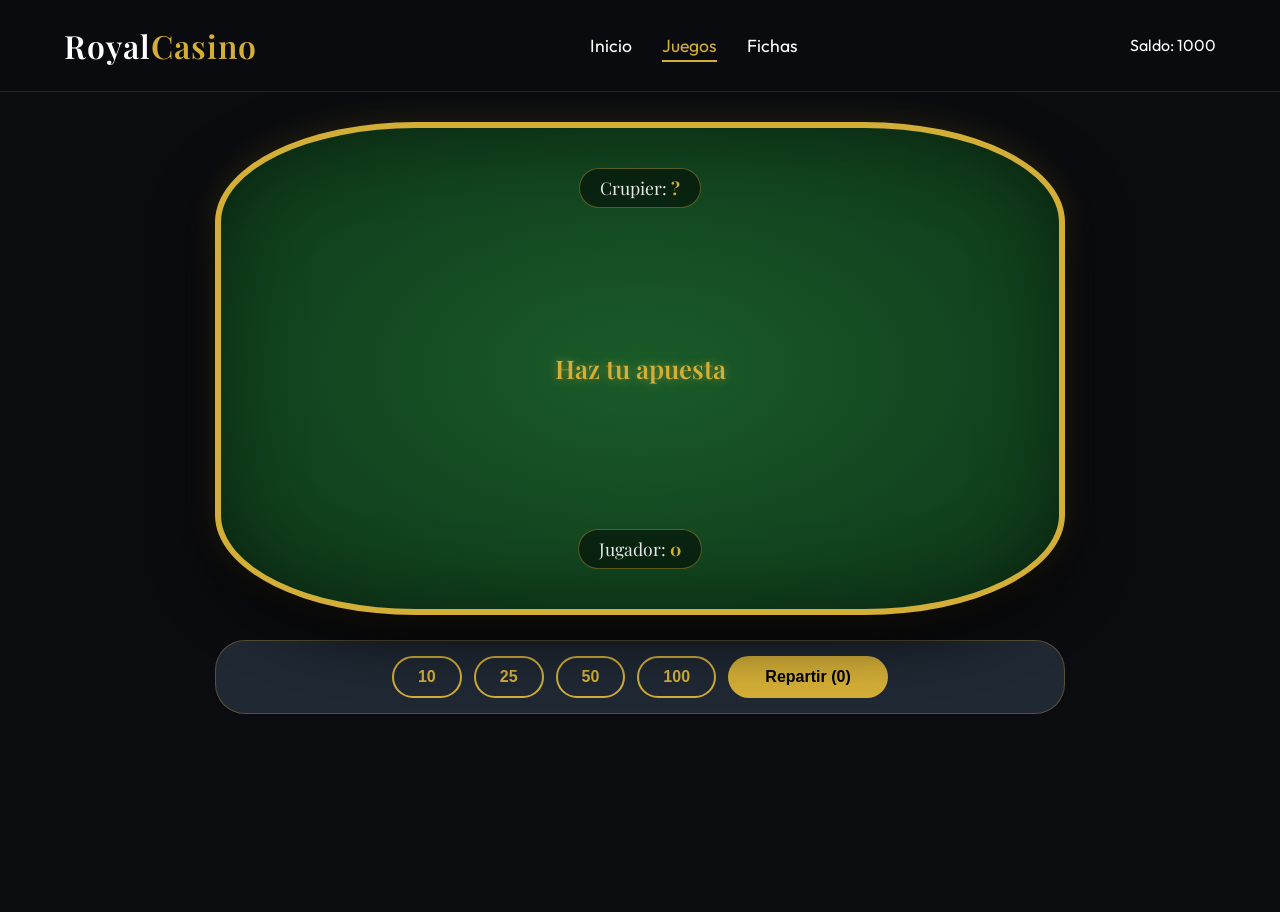
<file: frontend/blackjack.html>
<!DOCTYPE html>
<html lang="es">
<head>
    <meta charset="UTF-8">
    <meta name="viewport" content="width=device-width, initial-scale=1.0">
    <title>Blackjack - Royal Casino</title>
    <link rel="stylesheet" href="css/style.css">
    <link rel="stylesheet" href="css/blackjack.css">
    <link href="https://fonts.googleapis.com/css2?family=Outfit:wght@300;400;600;800&family=Playfair+Display:ital,wght@0,600;1,600&display=swap" rel="stylesheet">
</head>
<body>
    <header class="navbar">
        <div class="logo">
            <a href="index.html"><h1>Royal<span>Casino</span></h1></a>
        </div>
        <nav>
            <ul>
                <li><a href="index.html">Inicio</a></li>
                <li><a href="juego.html" class="active">Juegos</a></li>
                <li><a href="tienda.html">Fichas</a></li>
            </ul>
        </nav>
        <div class="user-actions">
            <div class="balance-display">Saldo: <span id="player-balance">1000</span></div>
        </div>
    </header>

    <main class="game-container">
        <div class="blackjack-table">
            <!-- Zona del Crupier -->
            <div class="dealer-zone">
                <div class="score-display">Crupier: <span id="dealer-score">?</span></div>
                <div class="cards-container" id="dealer-cards">
                    <!-- Las cartas se generan aquí -->
                </div>
            </div>

            <!-- Centro de la Mesa (Mensajes) -->
            <div class="table-center">
                <h2 id="game-message">Haz tu apuesta</h2>
            </div>

            <!-- Zona del Jugador -->
            <div class="player-zone">
                <div class="cards-container" id="player-cards">
                    <!-- Las cartas se generan aquí -->
                </div>
                <div class="score-display">Jugador: <span id="player-score">0</span></div>
            </div>
        </div>

        <!-- Panel de Controles -->
        <div class="controls-panel">
            <!-- Controles de Apuesta (Visibles antes de jugar) -->
            <div id="betting-controls" class="control-group">
                <button class="btn btn-secondary bet-btn" data-bet="10">10</button>
                <button class="btn btn-secondary bet-btn" data-bet="25">25</button>
                <button class="btn btn-secondary bet-btn" data-bet="50">50</button>
                <button class="btn btn-secondary bet-btn" data-bet="100">100</button>
                <button id="btn-deal" class="btn btn-primary" disabled>Repartir (<span id="current-bet">0</span>)</button>
            </div>

            <!-- Controles de Acción (Visibles durante la partida) -->
            <div id="action-controls" class="control-group hidden">
                <button id="btn-hit" class="btn btn-secondary">Pedir (Hit)</button>
                <button id="btn-stand" class="btn btn-primary">Plantarse (Stand)</button>
            </div>
            
            <!-- Controles de Fin de Partida -->
            <div id="end-controls" class="control-group hidden">
                <button id="btn-new-game" class="btn btn-primary">Nueva Partida</button>
            </div>
        </div>
    </main>

    <script src="js/blackjack.js"></script>
</body>
</html>
</file>
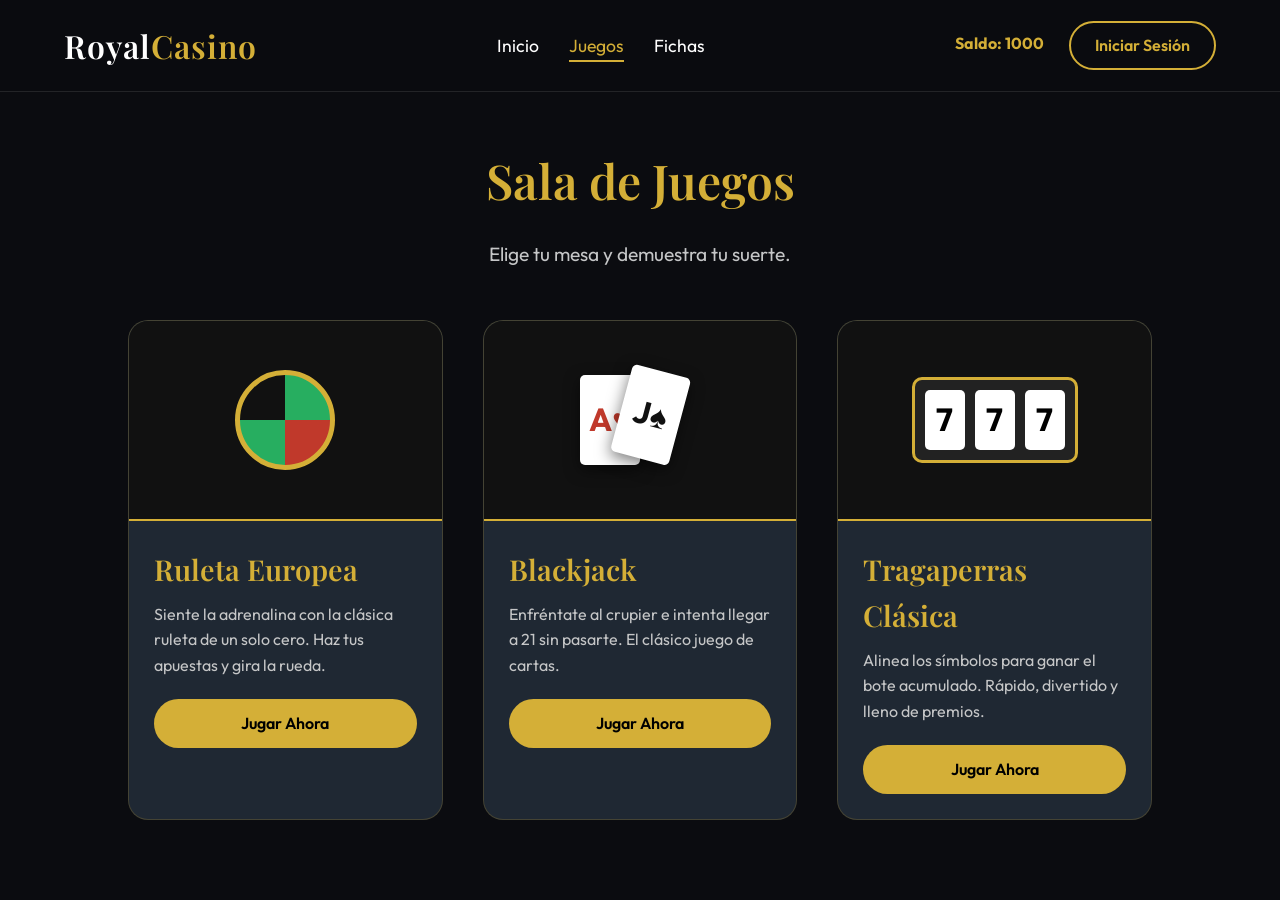
<file: frontend/juego.html>
<!DOCTYPE html>
<html lang="es">
<head>
    <meta charset="UTF-8">
    <meta name="viewport" content="width=device-width, initial-scale=1.0">
    <title>Juegos - Royal Casino</title>
    <link rel="stylesheet" href="css/style.css">
    <link href="https://fonts.googleapis.com/css2?family=Outfit:wght@300;400;600;800&family=Playfair+Display:ital,wght@0,600;1,600&display=swap" rel="stylesheet">
    <style>
        .games-lobby {
            padding: 50px 10%;
            text-align: center;
        }
        .lobby-title {
            font-size: 3rem;
            margin-bottom: 20px;
            color: var(--primary-color);
        }
        .lobby-subtitle {
            font-size: 1.2rem;
            color: var(--text-muted);
            margin-bottom: 50px;
        }
        .games-grid {
            display: grid;
            grid-template-columns: repeat(auto-fit, minmax(300px, 1fr));
            gap: 40px;
            justify-items: center;
        }
        .game-card {
            background: var(--surface-color);
            border-radius: 20px;
            overflow: hidden;
            width: 100%;
            max-width: 350px;
            transition: transform var(--transition-speed), box-shadow var(--transition-speed);
            border: 1px solid rgba(212, 175, 55, 0.2);
            text-decoration: none;
            color: var(--text-main);
            display: block;
        }
        .game-card:hover {
            transform: translateY(-10px);
            box-shadow: 0 15px 30px rgba(0,0,0,0.5), 0 0 20px rgba(212, 175, 55, 0.3);
        }
        .game-image {
            height: 200px;
            background: #111;
            display: flex;
            align-items: center;
            justify-content: center;
            font-size: 4rem;
            border-bottom: 2px solid var(--primary-color);
            position: relative;
        }
        /* Iconos CSS temporales para los juegos */
        .icon-roulette {
            width: 100px;
            height: 100px;
            border-radius: 50%;
            background: conic-gradient(#27ae60 0 25%, #c0392b 25% 50%, #27ae60 50% 75%, #111 75% 100%);
            border: 5px solid #d4af37;
        }
        .icon-cards {
            display: flex;
            gap: -10px;
        }
        .card {
            width: 60px;
            height: 90px;
            background: white;
            border-radius: 5px;
            display: flex;
            align-items: center;
            justify-content: center;
            color: #c0392b;
            font-size: 2rem;
            font-weight: bold;
            box-shadow: 0 5px 15px rgba(0,0,0,0.5);
        }
        .card:nth-child(2) {
            transform: rotate(15deg) translateX(-20px);
            color: #111;
            z-index: 2;
        }
        .icon-slots {
            display: flex;
            gap: 10px;
            background: #222;
            padding: 10px;
            border-radius: 10px;
            border: 3px solid #d4af37;
        }
        .slot-reel {
            width: 40px;
            height: 60px;
            background: white;
            color: black;
            display: flex;
            align-items: center;
            justify-content: center;
            font-size: 2rem;
            font-weight: bold;
            border-radius: 5px;
        }

        .game-info {
            padding: 25px;
            text-align: left;
        }
        .game-info h3 {
            font-size: 1.8rem;
            margin-bottom: 10px;
            color: var(--primary-color);
        }
        .game-info p {
            color: var(--text-muted);
            margin-bottom: 20px;
        }
        .play-btn {
            display: block;
            width: 100%;
            text-align: center;
        }

        .coming-soon {
            position: absolute;
            top: 15px;
            right: -35px;
            background: #e74c3c;
            color: white;
            padding: 5px 40px;
            transform: rotate(45deg);
            font-size: 0.8rem;
            font-weight: bold;
            z-index: 10;
        }
        .card-disabled {
            pointer-events: none;
            opacity: 0.8;
        }
        .card-disabled .play-btn {
            background-color: transparent;
            border-color: #555;
            color: #555;
        }
    </style>
</head>
<body>
    <header class="navbar">
        <div class="logo">
            <a href="index.html"><h1>Royal<span>Casino</span></h1></a>
        </div>
        <nav>
            <ul>
                <li><a href="index.html">Inicio</a></li>
                <li><a href="juego.html" class="active">Juegos</a></li>
                <li><a href="tienda.html">Fichas</a></li>
            </ul>
        </nav>
        <div class="user-actions">
            <div class="balance-display" style="color: var(--primary-color); font-weight: bold; padding: 10px;">
                Saldo: <span id="lobby-balance">1000</span>
            </div>
            <a href="login.html" class="btn btn-secondary">Iniciar Sesión</a>
        </div>
    </header>

    <main class="games-lobby">
        <h2 class="lobby-title">Sala de Juegos</h2>
        <p class="lobby-subtitle">Elige tu mesa y demuestra tu suerte.</p>

        <div class="games-grid">
            <!-- Tarjeta Ruleta -->
            <a href="ruleta.html" class="game-card">
                <div class="game-image">
                    <div class="icon-roulette"></div>
                </div>
                <div class="game-info">
                    <h3>Ruleta Europea</h3>
                    <p>Siente la adrenalina con la clásica ruleta de un solo cero. Haz tus apuestas y gira la rueda.</p>
                    <span class="btn btn-primary play-btn">Jugar Ahora</span>
                </div>
            </a>

            <!-- Tarjeta Blackjack -->
            <a href="blackjack.html" class="game-card">
                <div class="game-image">
                    <div class="icon-cards">
                        <div class="card">A♥</div>
                        <div class="card">J♠</div>
                    </div>
                </div>
                <div class="game-info">
                    <h3>Blackjack</h3>
                    <p>Enfréntate al crupier e intenta llegar a 21 sin pasarte. El clásico juego de cartas.</p>
                    <span class="btn btn-primary play-btn">Jugar Ahora</span>
                </div>
            </a>

            <!-- Tarjeta Tragaperras -->
            <a href="slots.html" class="game-card">
                <div class="game-image">
                    <div class="icon-slots">
                        <div class="slot-reel">7</div>
                        <div class="slot-reel">7</div>
                        <div class="slot-reel">7</div>
                    </div>
                </div>
                <div class="game-info">
                    <h3>Tragaperras Clásica</h3>
                    <p>Alinea los símbolos para ganar el bote acumulado. Rápido, divertido y lleno de premios.</p>
                    <span class="btn btn-primary play-btn">Jugar Ahora</span>
                </div>
            </a>
        </div>
    </main>

    <script>
        // Sincronizar saldo en el lobby
        document.addEventListener('DOMContentLoaded', () => {
            const balanceElement = document.getElementById('lobby-balance');
            const savedBalance = localStorage.getItem('casino_balance');
            if (savedBalance) {
                balanceElement.textContent = savedBalance;
            }
        });
    </script>
</body>
</html>
</file>
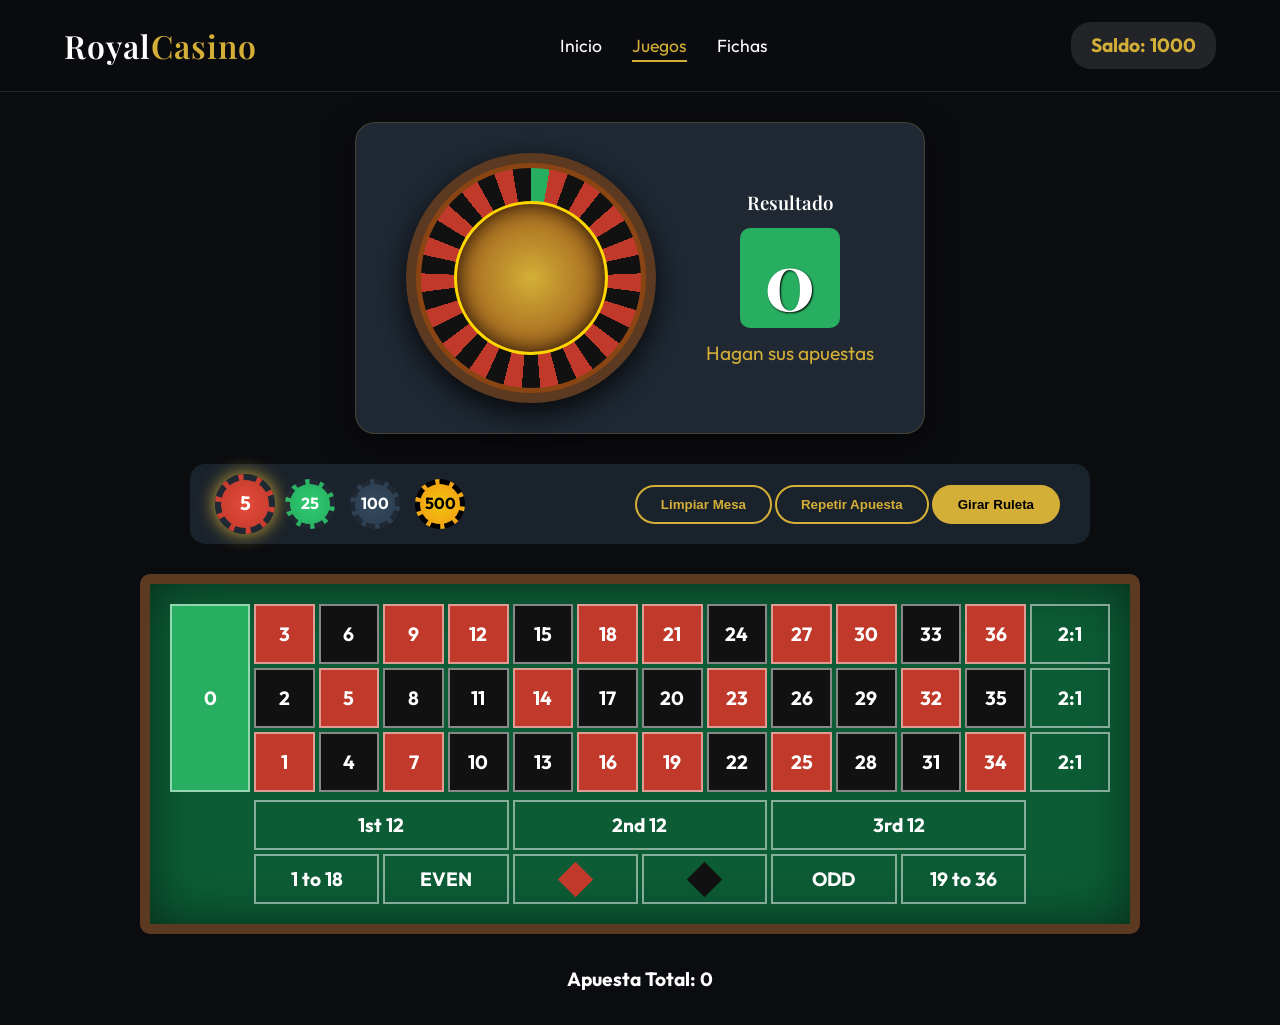
<file: frontend/ruleta.html>
<!DOCTYPE html>
<html lang="es">
<head>
    <meta charset="UTF-8">
    <meta name="viewport" content="width=device-width, initial-scale=1.0">
    <title>Ruleta Europea - Royal Casino</title>
    <link rel="stylesheet" href="css/style.css">
    <link rel="stylesheet" href="css/roulette.css">
    <link href="https://fonts.googleapis.com/css2?family=Outfit:wght@300;400;600;800&family=Playfair+Display:ital,wght@0,600;1,600&display=swap" rel="stylesheet">
</head>
<body>
    <header class="navbar">
        <div class="logo">
            <a href="index.html"><h1>Royal<span>Casino</span></h1></a>
        </div>
        <nav>
            <ul>
                <li><a href="index.html">Inicio</a></li>
                <li><a href="juego.html" class="active">Juegos</a></li>
                <li><a href="tienda.html">Fichas</a></li>
            </ul>
        </nav>
        <div class="user-actions">
            <div class="balance-display">Saldo: <span id="player-balance">1000</span></div>
        </div>
    </header>

    <main class="game-container">
        <!-- Visualización de la Ruleta y el Resultado -->
        <div class="roulette-display">
            <div class="wheel-container">
                <div id="wheel" class="wheel"></div>
                <div class="ball"></div>
            </div>
            <div class="result-display">
                <h3>Resultado</h3>
                <div id="last-result" class="result-number green">0</div>
                <p id="game-message">Hagan sus apuestas</p>
            </div>
        </div>

        <!-- Panel de Control y Fichas -->
        <div class="controls-panel">
            <div class="chip-selector">
                <div class="bet-chip active" data-value="5">5</div>
                <div class="bet-chip" data-value="25">25</div>
                <div class="bet-chip" data-value="100">100</div>
                <div class="bet-chip" data-value="500">500</div>
            </div>
            <div class="action-buttons">
                <button id="btn-clear" class="btn btn-secondary">Limpiar Mesa</button>
                <button id="btn-repeat" class="btn btn-secondary">Repetir Apuesta</button>
                <button id="btn-spin" class="btn btn-primary">Girar Ruleta</button>
            </div>
        </div>

        <!-- Tablero de Apuestas -->
        <div class="betting-board">
            <div class="board-inner">
                <!-- El número 0 -->
                <div class="bet-spot spot-0 green" data-bet="0">0</div>
                
                <!-- Números del 1 al 36 (Generados por JS o hardcodeados para layout) -->
                <div class="numbers-grid" id="numbers-grid">
                    <!-- Fila 3: 3, 6, 9... -->
                    <!-- Fila 2: 2, 5, 8... -->
                    <!-- Fila 1: 1, 4, 7... -->
                </div>
                
                <!-- Apuestas de 2 a 1 (Columnas) -->
                <div class="column-bets">
                    <div class="bet-spot col-bet" data-bet="col3">2:1</div>
                    <div class="bet-spot col-bet" data-bet="col2">2:1</div>
                    <div class="bet-spot col-bet" data-bet="col1">2:1</div>
                </div>

                <!-- Apuestas Externas (Docenas y Suertes sencillas) -->
                <div class="outside-bets">
                    <div class="dozens">
                        <div class="bet-spot dozen" data-bet="1st12">1st 12</div>
                        <div class="bet-spot dozen" data-bet="2nd12">2nd 12</div>
                        <div class="bet-spot dozen" data-bet="3rd12">3rd 12</div>
                    </div>
                    <div class="halves">
                        <div class="bet-spot half" data-bet="1to18">1 to 18</div>
                        <div class="bet-spot half" data-bet="even">EVEN</div>
                        <div class="bet-spot half red-diamond" data-bet="red"><div class="diamond red"></div></div>
                        <div class="bet-spot half black-diamond" data-bet="black"><div class="diamond black"></div></div>
                        <div class="bet-spot half" data-bet="odd">ODD</div>
                        <div class="bet-spot half" data-bet="19to36">19 to 36</div>
                    </div>
                </div>
            </div>
        </div>
        <div id="current-bet-info">Apuesta Total: <span id="total-bet-amount">0</span></div>
    </main>

    <script src="js/roulette.js"></script>
</body>
</html>
</file>
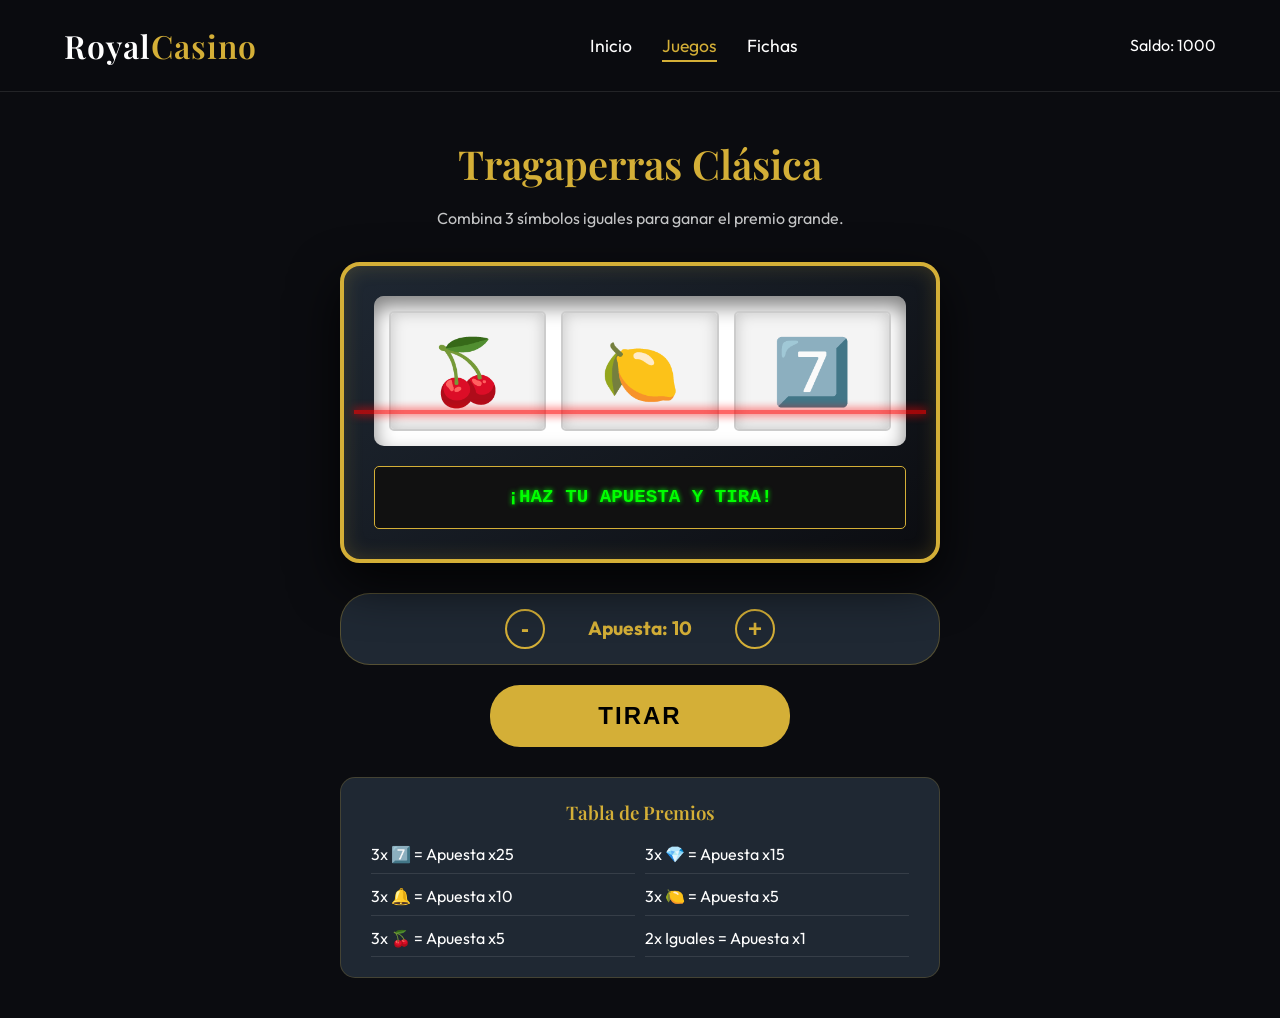
<file: frontend/slots.html>
<!DOCTYPE html>
<html lang="es">
<head>
    <meta charset="UTF-8">
    <meta name="viewport" content="width=device-width, initial-scale=1.0">
    <title>Tragaperras Clásica - Royal Casino</title>
    <link rel="stylesheet" href="css/style.css">
    <link rel="stylesheet" href="css/slots.css">
    <link href="https://fonts.googleapis.com/css2?family=Outfit:wght@300;400;600;800&family=Playfair+Display:ital,wght@0,600;1,600&display=swap" rel="stylesheet">
</head>
<body>
    <header class="navbar">
        <div class="logo">
            <a href="index.html"><h1>Royal<span>Casino</span></h1></a>
        </div>
        <nav>
            <ul>
                <li><a href="index.html">Inicio</a></li>
                <li><a href="juego.html" class="active">Juegos</a></li>
                <li><a href="tienda.html">Fichas</a></li>
            </ul>
        </nav>
        <div class="user-actions">
            <div class="balance-display">Saldo: <span id="player-balance">1000</span></div>
        </div>
    </header>

    <main class="game-container">
        <div class="slots-header">
            <h2>Tragaperras Clásica</h2>
            <p>Combina 3 símbolos iguales para ganar el premio grande.</p>
        </div>

        <div class="slot-machine">
            <div class="payline"></div>
            <div class="reels-container">
                <div class="reel" id="reel1">
                    <div class="symbol">🍒</div>
                </div>
                <div class="reel" id="reel2">
                    <div class="symbol">🍋</div>
                </div>
                <div class="reel" id="reel3">
                    <div class="symbol">7️⃣</div>
                </div>
            </div>
            <div class="machine-message">
                <p id="game-message">¡Haz tu apuesta y tira!</p>
            </div>
        </div>

        <div class="controls-panel">
            <div class="bet-controls">
                <button id="btn-bet-minus" class="btn btn-secondary bet-btn">-</button>
                <div class="current-bet">Apuesta: <span id="bet-amount">10</span></div>
                <button id="btn-bet-plus" class="btn btn-secondary bet-btn">+</button>
            </div>
            <div class="action-buttons">
                <button id="btn-spin" class="btn btn-primary btn-large">TIRAR</button>
            </div>
        </div>
        
        <div class="payout-table">
            <h3>Tabla de Premios</h3>
            <ul>
                <li>3x 7️⃣ = Apuesta x25</li>
                <li>3x 💎 = Apuesta x15</li>
                <li>3x 🔔 = Apuesta x10</li>
                <li>3x 🍋 = Apuesta x5</li>
                <li>3x 🍒 = Apuesta x5</li>
                <li>2x Iguales = Apuesta x1</li>
            </ul>
        </div>
    </main>

    <script src="js/slots.js"></script>
</body>
</html>
</file>
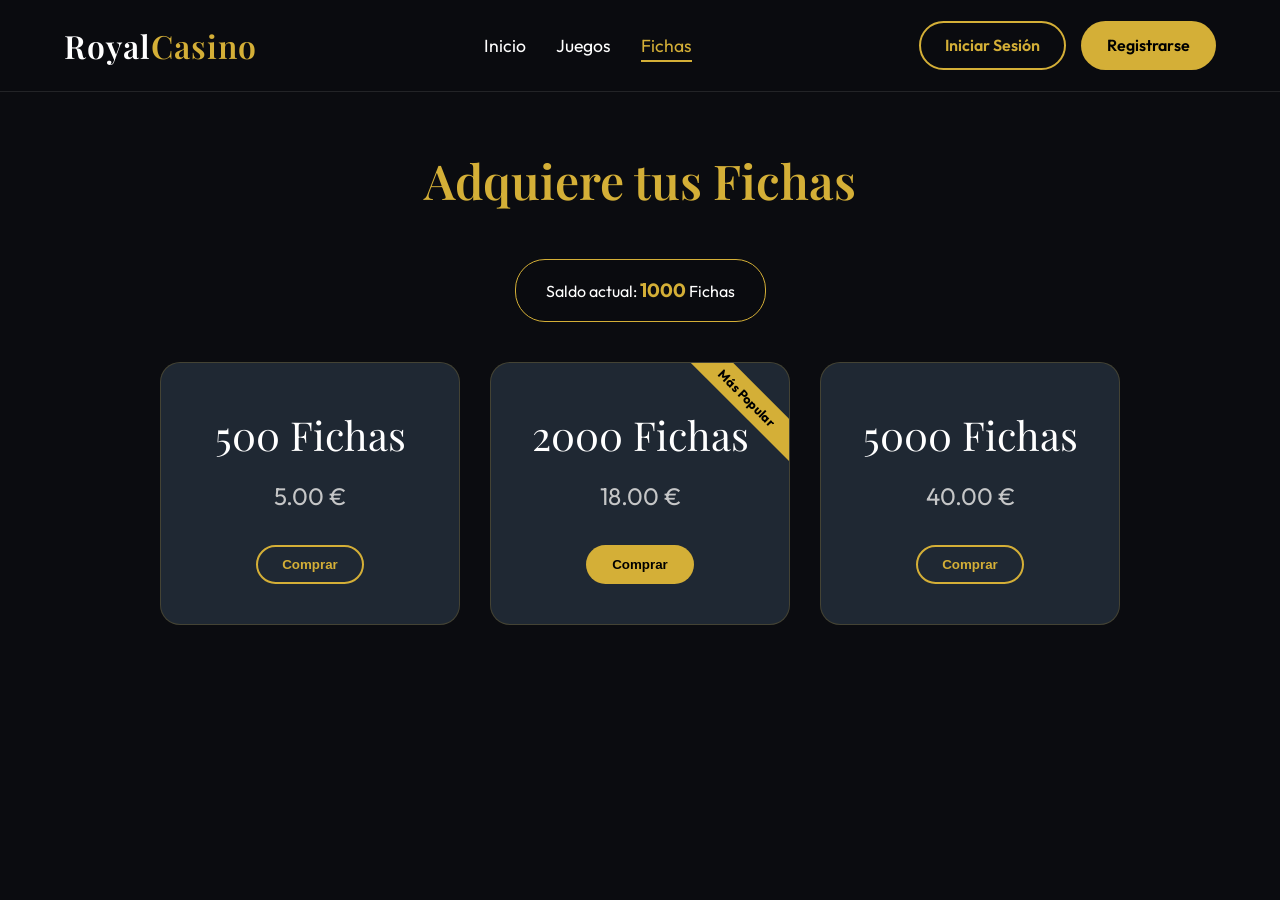
<file: frontend/tienda.html>
<!DOCTYPE html>
<html lang="es">
<head>
    <meta charset="UTF-8">
    <meta name="viewport" content="width=device-width, initial-scale=1.0">
    <title>Tienda de Fichas - Royal Casino</title>
    <link rel="stylesheet" href="css/style.css">
    <link href="https://fonts.googleapis.com/css2?family=Outfit:wght@300;400;600;800&family=Playfair+Display:ital,wght@0,600;1,600&display=swap" rel="stylesheet">
    <style>
        .shop-container {
            padding: 50px 10%;
            text-align: center;
        }
        .shop-title {
            font-size: 3rem;
            margin-bottom: 40px;
            color: var(--primary-color);
        }
        .packages {
            display: flex;
            justify-content: center;
            gap: 30px;
            flex-wrap: wrap;
        }
        .package-card {
            background: var(--surface-color);
            padding: 40px 30px;
            border-radius: 20px;
            width: 300px;
            transition: transform var(--transition-speed), box-shadow var(--transition-speed);
            border: 1px solid rgba(212, 175, 55, 0.2);
            position: relative;
            overflow: hidden;
        }
        .package-card:hover {
            transform: translateY(-10px);
            box-shadow: 0 15px 30px rgba(0,0,0,0.5), 0 0 20px rgba(212, 175, 55, 0.2);
        }
        .package-card.popular::before {
            content: 'Más Popular';
            position: absolute;
            top: 20px;
            right: -35px;
            background: var(--primary-color);
            color: #000;
            padding: 5px 40px;
            transform: rotate(45deg);
            font-size: 0.8rem;
            font-weight: bold;
        }
        .package-chips {
            font-size: 2.5rem;
            font-family: var(--font-heading);
            color: white;
            margin-bottom: 10px;
        }
        .package-price {
            font-size: 1.5rem;
            color: var(--text-muted);
            margin-bottom: 30px;
        }
        .balance-box {
            background: rgba(11, 12, 16, 0.8);
            display: inline-block;
            padding: 15px 30px;
            border-radius: 30px;
            margin-bottom: 40px;
            border: 1px solid var(--primary-color);
        }
        .balance-box span {
            font-weight: bold;
            color: var(--primary-color);
            font-size: 1.2rem;
        }
    </style>
</head>
<body>
    <header class="navbar">
        <div class="logo">
            <a href="index.html"><h1>Royal<span>Casino</span></h1></a>
        </div>
        <nav>
            <ul>
                <li><a href="index.html">Inicio</a></li>
                <li><a href="juego.html">Juegos</a></li>
                <li><a href="tienda.html" class="active">Fichas</a></li>
            </ul>
        </nav>
        <div class="user-actions">
            <a href="login.html" class="btn btn-secondary">Iniciar Sesión</a>
            <a href="registro.html" class="btn btn-primary">Registrarse</a>
        </div>
    </header>

    <main class="shop-container">
        <h2 class="shop-title">Adquiere tus Fichas</h2>
        
        <div class="balance-box">
            Saldo actual: <span id="current-balance">1000</span> Fichas
        </div>

        <div class="packages">
            <div class="package-card">
                <div class="package-chips">500 Fichas</div>
                <div class="package-price">5.00 €</div>
                <button class="btn btn-secondary" onclick="comprarFichas(500)">Comprar</button>
            </div>
            
            <div class="package-card popular">
                <div class="package-chips">2000 Fichas</div>
                <div class="package-price">18.00 €</div>
                <button class="btn btn-primary" onclick="comprarFichas(2000)">Comprar</button>
            </div>
            
            <div class="package-card">
                <div class="package-chips">5000 Fichas</div>
                <div class="package-price">40.00 €</div>
                <button class="btn btn-secondary" onclick="comprarFichas(5000)">Comprar</button>
            </div>
        </div>
    </main>

    <script src="js/tienda.js"></script>
</body>
</html>
</file>
<file: frontend/css/style.css>
:root {
    --bg-color: #0b0c10;
    --surface-color: #1f2833;
    --primary-color: #d4af37; /* Gold */
    --primary-hover: #f1c40f;
    --secondary-color: #45a29e; /* Teal */
    --text-main: #ffffff;
    --text-muted: #c5c6c7;
    --font-heading: 'Playfair Display', serif;
    --font-body: 'Outfit', sans-serif;
    --transition-speed: 0.3s;
}

* {
    margin: 0;
    padding: 0;
    box-sizing: border-box;
}

body {
    background-color: var(--bg-color);
    color: var(--text-main);
    font-family: var(--font-body);
    line-height: 1.6;
    overflow-x: hidden;
}

/* Typography */
h1, h2, h3, h4 {
    font-family: var(--font-heading);
    font-weight: 600;
}

a {
    text-decoration: none;
    color: inherit;
    transition: color var(--transition-speed);
}

/* Buttons */
.btn {
    display: inline-block;
    padding: 10px 24px;
    border-radius: 30px;
    font-weight: 600;
    text-align: center;
    cursor: pointer;
    transition: all var(--transition-speed);
    border: 2px solid transparent;
}

.btn-large {
    padding: 15px 32px;
    font-size: 1.1rem;
}

.btn-primary {
    background-color: var(--primary-color);
    color: #000;
}

.btn-primary:hover {
    background-color: var(--primary-hover);
    box-shadow: 0 0 15px rgba(212, 175, 55, 0.5);
    transform: translateY(-2px);
}

.btn-secondary {
    background-color: transparent;
    border-color: var(--primary-color);
    color: var(--primary-color);
}

.btn-secondary:hover {
    background-color: rgba(212, 175, 55, 0.1);
    box-shadow: 0 0 15px rgba(212, 175, 55, 0.3);
    transform: translateY(-2px);
}

/* Navigation */
.navbar {
    display: flex;
    justify-content: space-between;
    align-items: center;
    padding: 20px 5%;
    background-color: rgba(11, 12, 16, 0.95);
    backdrop-filter: blur(10px);
    position: sticky;
    top: 0;
    z-index: 100;
    border-bottom: 1px solid rgba(255,255,255,0.1);
}

.logo h1 {
    font-size: 2rem;
    color: var(--text-main);
    letter-spacing: 1px;
}

.logo h1 span {
    color: var(--primary-color);
}

nav ul {
    list-style: none;
    display: flex;
    gap: 30px;
}

nav a {
    font-size: 1.1rem;
    position: relative;
}

nav a:hover, nav a.active {
    color: var(--primary-color);
}

nav a::after {
    content: '';
    position: absolute;
    width: 0;
    height: 2px;
    bottom: -5px;
    left: 0;
    background-color: var(--primary-color);
    transition: width var(--transition-speed);
}

nav a:hover::after, nav a.active::after {
    width: 100%;
}

.user-actions {
    display: flex;
    gap: 15px;
}

/* Hero Section */
.hero {
    display: flex;
    align-items: center;
    justify-content: space-between;
    min-height: 80vh;
    padding: 0 10%;
    background: radial-gradient(circle at top right, rgba(31, 40, 51, 0.8), var(--bg-color));
}

.hero-content {
    flex: 1;
    max-width: 600px;
}

.hero .title {
    font-size: 4rem;
    line-height: 1.1;
    margin-bottom: 20px;
    background: linear-gradient(45deg, #fff, var(--primary-color));
    -webkit-background-clip: text;
    -webkit-text-fill-color: transparent;
}

.hero .subtitle {
    font-size: 1.2rem;
    color: var(--text-muted);
    margin-bottom: 40px;
}

.hero-buttons {
    display: flex;
    gap: 20px;
}

/* Animations */
.hero-image {
    flex: 1;
    position: relative;
    height: 400px;
    display: flex;
    justify-content: center;
    align-items: center;
}

.chip {
    width: 100px;
    height: 100px;
    border-radius: 50%;
    position: absolute;
    border: 10px dashed var(--bg-color);
    box-shadow: 0 10px 30px rgba(0,0,0,0.5), inset 0 0 20px rgba(255,255,255,0.2);
    animation: float 6s ease-in-out infinite;
}

.chip-1 {
    background: radial-gradient(circle, #e74c3c, #c0392b);
    top: 20%;
    left: 20%;
    animation-delay: 0s;
}

.chip-2 {
    background: radial-gradient(circle, var(--primary-color), #b8860b);
    width: 130px;
    height: 130px;
    z-index: 2;
    animation-delay: 1.5s;
}

.chip-3 {
    background: radial-gradient(circle, #3498db, #2980b9);
    bottom: 20%;
    right: 20%;
    animation-delay: 3s;
}

@keyframes float {
    0% { transform: translateY(0) rotate(0deg); }
    50% { transform: translateY(-20px) rotate(10deg); }
    100% { transform: translateY(0) rotate(0deg); }
}

/* Responsive */
@media (max-width: 768px) {
    .navbar {
        flex-direction: column;
        gap: 20px;
    }
    
    .hero {
        flex-direction: column;
        text-align: center;
        padding-top: 40px;
    }
    
    .hero-content {
        margin-bottom: 40px;
    }
    
    .hero-buttons {
        justify-content: center;
    }
}
</file>
<file: frontend/css/blackjack.css>
/* Estilos para Blackjack */

.game-container {
    padding: 30px 5%;
    display: flex;
    flex-direction: column;
    align-items: center;
    gap: 25px;
    min-height: calc(100vh - 80px);
}

/* Mesa de Blackjack */
.blackjack-table {
    background: radial-gradient(ellipse at center, #1a5c2a, #0d3518);
    border: 6px solid var(--primary-color);
    border-radius: 200px / 100px;
    padding: 40px 60px;
    width: 100%;
    max-width: 850px;
    min-height: 450px;
    display: flex;
    flex-direction: column;
    justify-content: space-between;
    box-shadow: 0 20px 60px rgba(0,0,0,0.8), inset 0 0 80px rgba(0,0,0,0.4), 0 0 30px rgba(212, 175, 55, 0.2);
    position: relative;
}

/* Zonas de Cartas */
.dealer-zone, .player-zone {
    display: flex;
    flex-direction: column;
    align-items: center;
    gap: 10px;
}

.score-display {
    font-family: var(--font-heading);
    font-size: 1.1rem;
    color: rgba(255, 255, 255, 0.9);
    background: rgba(0, 0, 0, 0.5);
    padding: 5px 20px;
    border-radius: 20px;
    border: 1px solid rgba(212, 175, 55, 0.4);
}

.score-display span {
    color: var(--primary-color);
    font-weight: bold;
}

.cards-container {
    display: flex;
    gap: 10px;
    min-height: 120px;
    align-items: center;
    justify-content: center;
    flex-wrap: wrap;
}

/* Centro de la mesa */
.table-center {
    text-align: center;
    padding: 10px;
}

.table-center h2 {
    font-size: 1.6rem;
    color: var(--primary-color);
    text-shadow: 0 0 10px rgba(212, 175, 55, 0.5);
    transition: all 0.3s ease;
}

/* Cartas */
.playing-card {
    width: 80px;
    height: 115px;
    border-radius: 8px;
    display: flex;
    flex-direction: column;
    align-items: center;
    justify-content: center;
    font-size: 1.1rem;
    font-weight: bold;
    box-shadow: 0 4px 15px rgba(0,0,0,0.6);
    position: relative;
    animation: deal-card 0.4s ease-out;
    transition: transform 0.2s;
}

.playing-card:hover {
    transform: translateY(-5px);
}

.card-front {
    background: linear-gradient(145deg, #ffffff, #f0f0f0);
    border: 2px solid #ccc;
}

.card-back {
    background: repeating-linear-gradient(
        45deg,
        #1a3a8a,
        #1a3a8a 5px,
        #1e4296 5px,
        #1e4296 10px
    );
    border: 3px solid var(--primary-color);
}

.card-back::after {
    content: '♠';
    font-size: 2rem;
    color: var(--primary-color);
    text-shadow: 0 0 5px rgba(212, 175, 55, 0.5);
}

/* Colores de los palos */
.card-red {
    color: #c0392b;
}

.card-black {
    color: #1a1a2e;
}

/* Layout de la carta */
.card-corner {
    position: absolute;
    top: 5px;
    left: 7px;
    font-size: 0.8rem;
    line-height: 1;
    text-align: center;
}

.card-corner-bottom {
    position: absolute;
    bottom: 5px;
    right: 7px;
    font-size: 0.8rem;
    line-height: 1;
    text-align: center;
    transform: rotate(180deg);
}

.card-center {
    font-size: 2.5rem;
}

/* Animación de reparto */
@keyframes deal-card {
    from {
        opacity: 0;
        transform: translateY(-80px) rotate(-10deg) scale(0.5);
    }
    to {
        opacity: 1;
        transform: translateY(0) rotate(0deg) scale(1);
    }
}

/* Animación de carta al descubrirla */
@keyframes flip-card {
    0% { transform: scaleX(1); }
    50% { transform: scaleX(0); }
    100% { transform: scaleX(1); }
}

.card-flip {
    animation: flip-card 0.5s ease-in-out;
}

/* Panel de Controles */
.controls-panel {
    display: flex;
    justify-content: center;
    width: 100%;
    max-width: 850px;
}

.control-group {
    display: flex;
    gap: 12px;
    align-items: center;
    justify-content: center;
    flex-wrap: wrap;
    background: var(--surface-color);
    padding: 15px 25px;
    border-radius: 30px;
    border: 1px solid rgba(212, 175, 55, 0.3);
    width: 100%;
}

.hidden {
    display: none !important;
}

/* Botones de apuesta */
.bet-btn {
    min-width: 55px;
    font-size: 1rem;
}

.bet-btn.selected {
    background-color: var(--primary-color);
    color: #000;
    box-shadow: 0 0 10px rgba(212, 175, 55, 0.5);
}

#btn-deal {
    min-width: 160px;
    font-size: 1rem;
}

#btn-hit, #btn-stand {
    min-width: 140px;
    font-size: 1.1rem;
    padding: 12px 28px;
}

#btn-new-game {
    min-width: 200px;
    font-size: 1.1rem;
    padding: 12px 28px;
}

/* Mensajes de resultado */
.msg-win {
    color: #2ecc71 !important;
    text-shadow: 0 0 15px rgba(46, 204, 113, 0.5) !important;
}

.msg-lose {
    color: #e74c3c !important;
    text-shadow: 0 0 15px rgba(231, 76, 60, 0.5) !important;
}

.msg-push {
    color: #f39c12 !important;
    text-shadow: 0 0 15px rgba(243, 156, 18, 0.5) !important;
}

.msg-blackjack {
    color: var(--primary-color) !important;
    text-shadow: 0 0 20px rgba(212, 175, 55, 0.8) !important;
    font-size: 2.2rem !important;
}

/* Win glow sobre la mesa */
.table-win {
    animation: table-glow 1s infinite alternate;
}

@keyframes table-glow {
    from { box-shadow: 0 20px 60px rgba(0,0,0,0.8), inset 0 0 80px rgba(0,0,0,0.4), 0 0 30px rgba(212, 175, 55, 0.2); }
    to { box-shadow: 0 20px 60px rgba(0,0,0,0.8), inset 0 0 80px rgba(0,0,0,0.4), 0 0 50px rgba(46, 204, 113, 0.5); }
}

/* Responsive */
@media (max-width: 700px) {
    .blackjack-table {
        border-radius: 30px;
        padding: 25px 20px;
        min-height: 380px;
    }

    .playing-card {
        width: 60px;
        height: 90px;
    }

    .card-center {
        font-size: 1.8rem;
    }

    .card-corner, .card-corner-bottom {
        font-size: 0.65rem;
    }

    .table-center h2 {
        font-size: 1.2rem;
    }
}
</file>
<file: frontend/css/roulette.css>
/* Estilos específicos para la Ruleta */

.game-container {
    padding: 30px 5%;
    display: flex;
    flex-direction: column;
    align-items: center;
    gap: 30px;
}

.balance-display {
    font-size: 1.2rem;
    font-weight: bold;
    color: var(--primary-color);
    background: rgba(255,255,255,0.1);
    padding: 8px 20px;
    border-radius: 20px;
}

/* Ruleta Visual */
.roulette-display {
    display: flex;
    align-items: center;
    gap: 50px;
    background: var(--surface-color);
    padding: 30px 50px;
    border-radius: 20px;
    box-shadow: 0 10px 30px rgba(0,0,0,0.5);
    border: 1px solid rgba(212, 175, 55, 0.2);
}

.wheel-container {
    width: 250px;
    height: 250px;
    border-radius: 50%;
    position: relative;
    background-color: #8B4513;
    border: 10px solid #5c3a21;
    box-shadow: 0 10px 30px rgba(0,0,0,0.8);
    overflow: hidden;
    padding: 5px;
}

.wheel {
    width: 100%;
    height: 100%;
    border-radius: 50%;
    transition: transform 3s cubic-bezier(0.25, 0.1, 0.25, 1);
    position: relative;
}

.wheel-inner {
    width: 70%;
    height: 70%;
    background: radial-gradient(circle, #d4af37, #8B4513);
    border-radius: 50%;
    position: absolute;
    top: 15%;
    left: 15%;
    border: 3px solid #ffd700;
    box-shadow: inset 0 0 20px rgba(0,0,0,0.8);
}

/* Simplificaremos la ruleta visual usando una animación CSS */
@keyframes spin {
    from { transform: rotate(0deg); }
    to { transform: rotate(3600deg); } /* 10 vueltas */
}

.wheel.spinning {
    animation: spin 4s cubic-bezier(0.2, 0.8, 0.2, 1) forwards;
}

.result-display {
    text-align: center;
}

.result-number {
    font-size: 5rem;
    font-weight: bold;
    font-family: var(--font-heading);
    width: 100px;
    height: 100px;
    line-height: 100px;
    border-radius: 10px;
    margin: 10px auto;
    color: white;
    text-shadow: 1px 1px 2px black;
}

.result-number.red { background-color: #c0392b; }
.result-number.black { background-color: #111; }
.result-number.green { background-color: #27ae60; }

#game-message {
    color: var(--primary-color);
    font-size: 1.2rem;
    height: 30px;
}

/* Controles de Fichas */
.controls-panel {
    display: flex;
    justify-content: space-between;
    align-items: center;
    width: 100%;
    max-width: 900px;
    background: rgba(31, 40, 51, 0.8);
    padding: 15px 30px;
    border-radius: 15px;
}

.chip-selector {
    display: flex;
    gap: 15px;
}

.bet-chip {
    width: 50px;
    height: 50px;
    border-radius: 50%;
    background: radial-gradient(circle, #fff, #ddd);
    color: #000;
    font-weight: bold;
    display: flex;
    align-items: center;
    justify-content: center;
    cursor: pointer;
    border: 5px dashed var(--surface-color);
    transition: transform 0.2s;
    user-select: none;
}

.bet-chip[data-value="5"] { background: radial-gradient(circle, #e74c3c, #c0392b); color: white; }
.bet-chip[data-value="25"] { background: radial-gradient(circle, #2ecc71, #27ae60); color: white; }
.bet-chip[data-value="100"] { background: radial-gradient(circle, #34495e, #2c3e50); color: white; }
.bet-chip[data-value="500"] { background: radial-gradient(circle, #f1c40f, #f39c12); color: black; border-color: black; }

.bet-chip.active {
    transform: scale(1.2);
    box-shadow: 0 0 15px var(--primary-color);
}

/* Tablero de Apuestas */
.betting-board {
    background-color: #0c5c36; /* Verde tapete clásico */
    padding: 20px;
    border-radius: 10px;
    border: 10px solid #5c3a21; /* Borde de madera */
    box-shadow: inset 0 0 50px rgba(0,0,0,0.5);
    width: 100%;
    max-width: 1000px;
    user-select: none;
}

.board-inner {
    display: grid;
    grid-template-columns: 80px 1fr 80px;
    grid-template-rows: auto auto;
    gap: 4px;
}

.spot-0 {
    grid-column: 1;
    grid-row: 1 / span 1;
    display: flex;
    align-items: center;
    justify-content: center;
    border: 2px solid white;
    font-size: 2rem;
    font-weight: bold;
    color: white;
    cursor: pointer;
    background-color: transparent;
    position: relative;
}

.spot-0:hover { background-color: rgba(255,255,255,0.2); }

.numbers-grid {
    grid-column: 2;
    grid-row: 1;
    display: grid;
    grid-template-columns: repeat(12, 1fr);
    grid-template-rows: repeat(3, 60px);
    gap: 4px;
    position: relative;
}

.bet-spot {
    border: 2px solid rgba(255,255,255,0.5);
    display: flex;
    align-items: center;
    justify-content: center;
    font-weight: bold;
    color: white;
    cursor: pointer;
    font-size: 1.2rem;
    position: relative;
}

.bet-spot:hover {
    background-color: rgba(255,255,255,0.2);
}

.complex-bet-spot {
    position: absolute;
    width: 20px;
    height: 20px;
    border-radius: 50%;
    background-color: transparent;
    border: none;
    z-index: 5;
    cursor: pointer;
}

.complex-bet-spot:hover {
    background-color: rgba(255, 255, 255, 0.4);
    box-shadow: 0 0 10px rgba(255, 255, 255, 0.8);
}

.bet-spot.red { background-color: #c0392b; }
.bet-spot.black { background-color: #111; }
.bet-spot.green { background-color: #27ae60; }

.column-bets {
    grid-column: 3;
    grid-row: 1;
    display: grid;
    grid-template-rows: repeat(3, 60px);
    gap: 4px;
}

.outside-bets {
    grid-column: 2;
    grid-row: 2;
    margin-top: 4px;
    display: flex;
    flex-direction: column;
    gap: 4px;
}

.dozens {
    display: grid;
    grid-template-columns: repeat(3, 1fr);
    height: 50px;
    gap: 4px;
}

.halves {
    display: grid;
    grid-template-columns: repeat(6, 1fr);
    height: 50px;
    gap: 4px;
}

.diamond {
    width: 25px;
    height: 25px;
    transform: rotate(45deg);
}

.diamond.red { background-color: #c0392b; }
.diamond.black { background-color: #111; }

/* Fichas colocadas en el tablero */
.placed-chip {
    position: absolute;
    width: 30px;
    height: 30px;
    border-radius: 50%;
    display: flex;
    align-items: center;
    justify-content: center;
    font-size: 0.7rem;
    font-weight: bold;
    z-index: 10;
    pointer-events: none; /* Para no bloquear clics */
    box-shadow: 2px 2px 5px rgba(0,0,0,0.5);
    border: 2px dashed #333;
}

/* Colores de fichas en el tablero basados en valor */
.chip-val-5 { background: #e74c3c; color: white; }
.chip-val-25 { background: #2ecc71; color: white; }
.chip-val-100 { background: #34495e; color: white; }
.chip-val-500 { background: #f1c40f; color: black; border-color: black; }

#current-bet-info {
    font-size: 1.2rem;
    font-weight: bold;
    color: white;
}
</file>
<file: frontend/css/slots.css>
/* Estilos para Tragaperras Clásica */

.game-container {
    padding: 40px 5%;
    display: flex;
    flex-direction: column;
    align-items: center;
    gap: 30px;
}

.slots-header {
    text-align: center;
}

.slots-header h2 {
    font-size: 2.5rem;
    color: var(--primary-color);
    margin-bottom: 10px;
}

.slots-header p {
    color: var(--text-muted);
}

/* La Máquina */
.slot-machine {
    background: linear-gradient(145deg, #1f2833, #0b0c10);
    border: 4px solid var(--primary-color);
    border-radius: 20px;
    padding: 30px;
    box-shadow: 0 20px 50px rgba(0,0,0,0.8), inset 0 0 20px rgba(212, 175, 55, 0.2);
    position: relative;
    max-width: 600px;
    width: 100%;
}

.payline {
    position: absolute;
    top: 50%;
    left: 10px;
    right: 10px;
    height: 4px;
    background: rgba(255, 0, 0, 0.6);
    box-shadow: 0 0 10px red;
    z-index: 10;
    transform: translateY(-50%);
    pointer-events: none;
}

.reels-container {
    display: flex;
    justify-content: space-between;
    gap: 15px;
    background: #fff;
    padding: 15px;
    border-radius: 10px;
    box-shadow: inset 0 10px 20px rgba(0,0,0,0.5);
    height: 150px;
    overflow: hidden;
}

.reel {
    flex: 1;
    background: #f4f4f4;
    border: 2px solid #ccc;
    border-radius: 5px;
    display: flex;
    flex-direction: column;
    align-items: center;
    justify-content: center;
    font-size: 4rem;
    position: relative;
    box-shadow: inset 0 0 15px rgba(0,0,0,0.2);
}

.symbol {
    display: flex;
    align-items: center;
    justify-content: center;
    height: 100px;
    width: 100px;
    /* transition is applied dynamically via JS for spinning */
}

.spinning .symbol {
    animation: spin-blur 0.1s linear infinite;
}

@keyframes spin-blur {
    0% { transform: translateY(-50px); filter: blur(2px); opacity: 0.5; }
    50% { transform: translateY(0px); filter: blur(4px); opacity: 1; }
    100% { transform: translateY(50px); filter: blur(2px); opacity: 0.5; }
}

/* Win Animation */
.win-animation {
    animation: pulse-gold 1s infinite alternate;
}

@keyframes pulse-gold {
    from { box-shadow: 0 0 10px var(--primary-color), inset 0 0 20px rgba(212, 175, 55, 0.2); }
    to { box-shadow: 0 0 30px var(--primary-color), inset 0 0 40px rgba(212, 175, 55, 0.5); }
}

.machine-message {
    margin-top: 20px;
    text-align: center;
    background: #111;
    padding: 15px;
    border-radius: 5px;
    border: 1px solid var(--primary-color);
}

#game-message {
    font-family: 'Courier New', Courier, monospace;
    font-size: 1.2rem;
    color: #0f0;
    font-weight: bold;
    text-transform: uppercase;
    text-shadow: 0 0 5px #0f0;
}

/* Controles */
.controls-panel {
    display: flex;
    flex-direction: column;
    gap: 20px;
    width: 100%;
    max-width: 600px;
}

.bet-controls {
    display: flex;
    justify-content: center;
    align-items: center;
    gap: 20px;
    background: var(--surface-color);
    padding: 15px;
    border-radius: 30px;
    border: 1px solid rgba(212, 175, 55, 0.3);
}

.bet-btn {
    width: 40px;
    height: 40px;
    border-radius: 50%;
    display: flex;
    align-items: center;
    justify-content: center;
    font-size: 1.5rem;
    padding: 0;
}

.current-bet {
    font-size: 1.2rem;
    font-weight: bold;
    color: var(--primary-color);
    min-width: 150px;
    text-align: center;
}

.action-buttons {
    display: flex;
    justify-content: center;
}

#btn-spin {
    width: 100%;
    max-width: 300px;
    font-size: 1.5rem;
    letter-spacing: 2px;
}

/* Tabla de Premios */
.payout-table {
    background: var(--surface-color);
    padding: 20px 30px;
    border-radius: 15px;
    border: 1px solid rgba(212, 175, 55, 0.2);
    width: 100%;
    max-width: 600px;
}

.payout-table h3 {
    color: var(--primary-color);
    margin-bottom: 15px;
    text-align: center;
}

.payout-table ul {
    list-style: none;
    display: grid;
    grid-template-columns: 1fr 1fr;
    gap: 10px;
}

.payout-table li {
    display: flex;
    justify-content: space-between;
    border-bottom: 1px solid rgba(255,255,255,0.1);
    padding-bottom: 5px;
}

@media (max-width: 600px) {
    .payout-table ul {
        grid-template-columns: 1fr;
    }
    
    .reels-container {
        height: 120px;
    }
    
    .reel {
        font-size: 3rem;
    }
}
</file>
